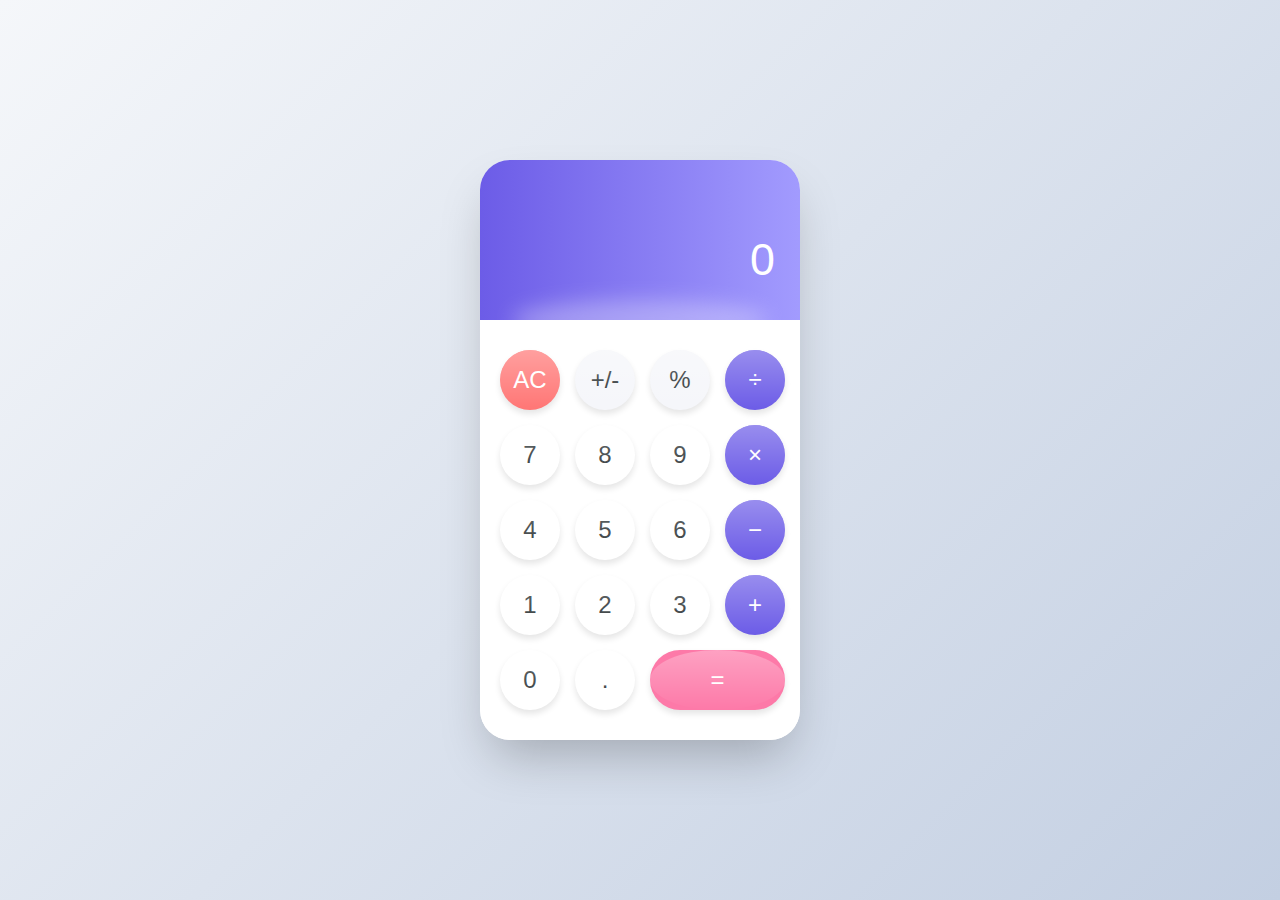
<file: Calculator/index.html>
<!DOCTYPE html>
<html lang="en">
<head>
    <meta charset="UTF-8">
    <meta name="viewport" content="width=device-width, initial-scale=1.0">
    <title>Orbit Calculator</title>
    <link rel="stylesheet" href="style.css">
</head>
<body>
    <div class="calculator">
        <div class="orbit-container">
            <div class="orbit orbit-1">
                <div class="moon moon-1"></div>
            </div>
            <div class="orbit orbit-2">
                <div class="moon moon-2"></div>
            </div>
        </div>
        
        <div class="display">
            <div class="previous-operand" id="previousOperand"></div>
            <div class="current-operand" id="currentOperand">0</div>
        </div>
        
        <div class="buttons">
            <button class="btn btn-clear" onclick="clearAll()">AC</button>
            <button class="btn" onclick="toggleSign()">+/-</button>
            <button class="btn" onclick="percentage()">%</button>
            <button class="btn btn-operator" onclick="chooseOperation('/')">÷</button>
            
            <button class="btn btn-number" onclick="appendNumber('7')">7</button>
            <button class="btn btn-number" onclick="appendNumber('8')">8</button>
            <button class="btn btn-number" onclick="appendNumber('9')">9</button>
            <button class="btn btn-operator" onclick="chooseOperation('*')">×</button>
            
            <button class="btn btn-number" onclick="appendNumber('4')">4</button>
            <button class="btn btn-number" onclick="appendNumber('5')">5</button>
            <button class="btn btn-number" onclick="appendNumber('6')">6</button>
            <button class="btn btn-operator" onclick="chooseOperation('-')">−</button>
            
            <button class="btn btn-number" onclick="appendNumber('1')">1</button>
            <button class="btn btn-number" onclick="appendNumber('2')">2</button>
            <button class="btn btn-number" onclick="appendNumber('3')">3</button>
            <button class="btn btn-operator" onclick="chooseOperation('+')">+</button>
            
            <button class="btn btn-number" onclick="appendNumber('0')">0</button>
            <button class="btn btn-number" onclick="appendDecimal()">.</button>
            <button class="btn btn-equals" onclick="compute()">=</button>
        </div>
    </div>

    <script src="script.js"></script>
    
</body>
</html>
</file>
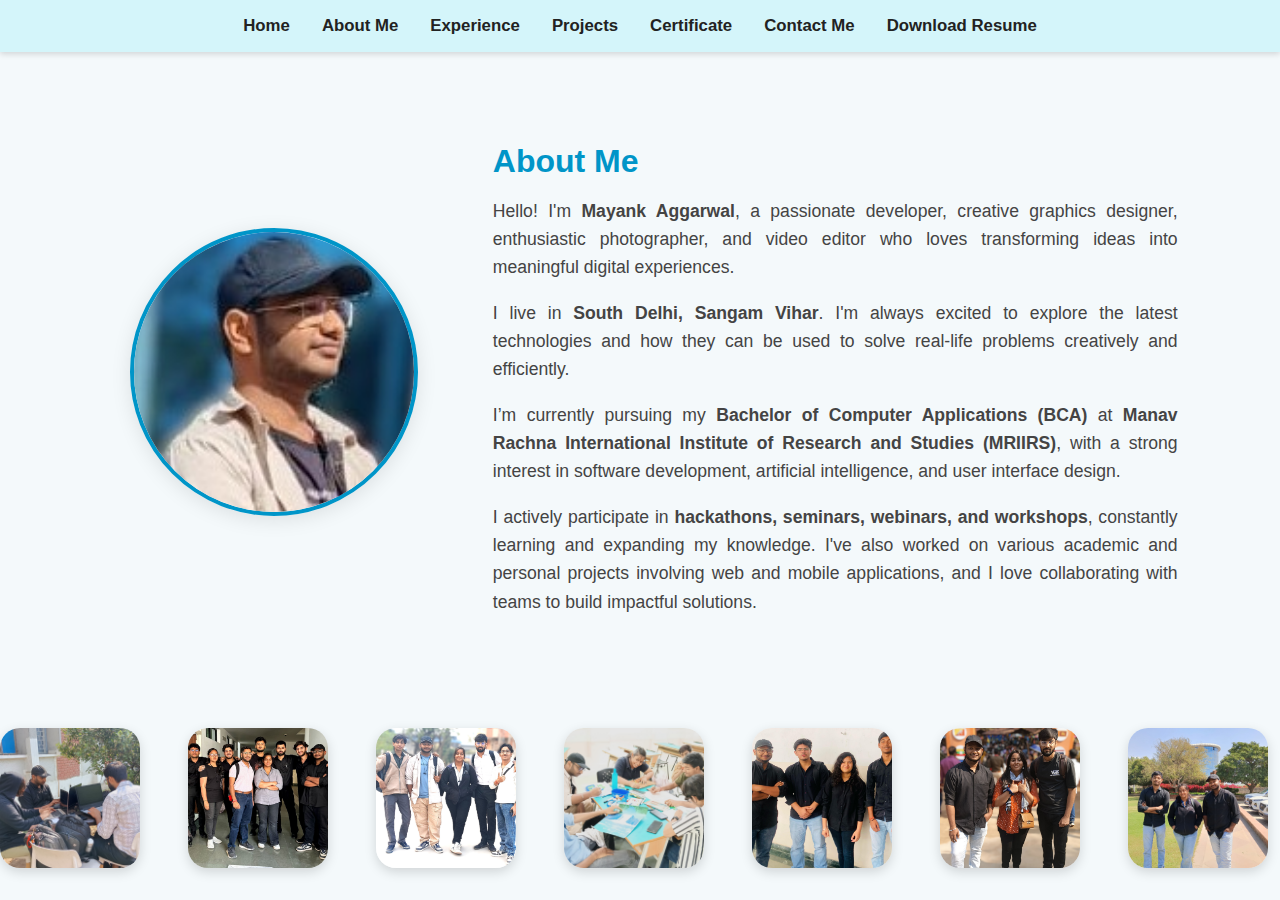
<file: Portfolio/About_me.html>
<!DOCTYPE html>
<html lang="en">
<head>
  <meta charset="UTF-8" />
  <meta name="viewport" content="width=device-width, initial-scale=1.0" />
  <title>Mayank Aggarwal - Portfolio</title>
  <link rel="stylesheet" href="styles.css" />
  <link rel="stylesheet" href="https://cdnjs.cloudflare.com/ajax/libs/font-awesome/6.5.0/css/all.min.css" />
  <style>
    
 .about-section {
  padding: 4rem 8%;
  
  display: flex;
  justify-content: center;
}

.about-container {
  display: flex;
  align-items: center;
  justify-content: center;
  gap: 3rem;
  flex-wrap: wrap;
  max-width: 1100px;
  margin: auto;
}

.about-image {
  flex: 1;
  text-align: center;
}

.about-image img {
  width: 280px;
  height: 280px;
  border-radius: 50%;
  object-fit: cover;
  border: 4px solid #0095c8;
  box-shadow: 0 4px 20px rgba(0, 0, 0, 0.1);
}

.about-content {
  flex: 2;
  min-width: 280px;
}

.about-content h2 {
  font-size: 2rem;
  color: #0095c8;
  margin-bottom: 1rem;
}

.about-content p {
  font-size: 1.1rem;
  line-height: 1.6;
  margin-bottom: 1rem;
  color: #444;
  text-align: justify;
}



.wave-slider {
  overflow: hidden;
  width: 100%;
  background: #f4f9fb;
  padding: 2rem 0;
  position: relative;
}

.wave-track {
  display: flex;
  gap: 3rem;
  width: max-content;
  animation: wave-scroll 40s linear infinite;
}

.wave-track img {
  width: 140px;
  height: 140px;
  object-fit: cover;
  border-radius: 20px;
  box-shadow: 0 4px 12px rgba(0, 0, 0, 0.15);
  animation: wave-motion 2.5s ease-in-out infinite;
}

/* Wave-like scroll animation */
@keyframes wave-scroll {
  0% {
    transform: translateX(0);
  }
  100% {
    transform: translateX(-50%);
  }
}

/* Wave motion up and down */
@keyframes wave-motion {
  0%   { transform: translateY(0); }
  25%  { transform: translateY(-15px); }
  50%  { transform: translateY(0); }
  75%  { transform: translateY(15px); }
  100% { transform: translateY(0); }
}

/* Delay for wave ripple effect */
.wave-track img:nth-child(1) { animation-delay: 0s; }
.wave-track img:nth-child(2) { animation-delay: 0.2s; }
.wave-track img:nth-child(3) { animation-delay: 0.4s; }
.wave-track img:nth-child(4) { animation-delay: 0.6s; }
.wave-track img:nth-child(5) { animation-delay: 0.8s; }
.wave-track img:nth-child(6) { animation-delay: 1s; }
.wave-track img:nth-child(7) { animation-delay: 1.2s; }

/* Repeat same delays for second batch */
.wave-track img:nth-child(8) { animation-delay: 0s; }
.wave-track img:nth-child(9) { animation-delay: 0.2s; }
.wave-track img:nth-child(10) { animation-delay: 0.4s; }
.wave-track img:nth-child(11) { animation-delay: 0.6s; }
.wave-track img:nth-child(12) { animation-delay: 0.8s; }
.wave-track img:nth-child(13) { animation-delay: 1s; }
.wave-track img:nth-child(14) { animation-delay: 1.2s; }

   
  </style>
</head>
<body>
  <header class="main-header">
    <nav class="navbar">
      <div class="nav-center">
        <a href="Home_Screen.html">Home</a>
        <a href="About_me.html">About Me</a>
        <a href="Experience.html">Experience</a>
        <a href="project.html">Projects</a>
        <a href="certificate.html">Certificate</a>
        <a href="contact.html">Contact Me</a>
        <a href="resume.pdf" download>Download Resume</a>
      </div>
    </nav>
  </header>


<section id="about" class="about-section">
  <div class="about-container">
    <div class="about-image">
      <img src="img/m.jpg" alt="Mayank Aggarwal">
    </div>
    <div class="about-content">
      <h2>About Me</h2>
      <p>Hello! I'm <strong>Mayank Aggarwal</strong>, a passionate developer, creative graphics designer, enthusiastic photographer, and video editor who loves transforming ideas into meaningful digital experiences.</p>
      <p>I live in <strong>South Delhi, Sangam Vihar</strong>. I'm always excited to explore the latest technologies and how they can be used to solve real-life problems creatively and efficiently.</p>
      <p>I’m currently pursuing my <strong>Bachelor of Computer Applications (BCA)</strong> at <strong>Manav Rachna International Institute of Research and Studies (MRIIRS)</strong>, with a strong interest in software development, artificial intelligence, and user interface design.</p>
      <p>I actively participate in <strong>hackathons, seminars, webinars, and workshops</strong>, constantly learning and expanding my knowledge. I've also worked on various academic and personal projects involving web and mobile applications, and I love collaborating with teams to build impactful solutions.</p>
    </div>
  </div>
</section>

<section class="wave-slider">
  <div class="wave-track">
    <img src="img/img1.jpg" alt="img">
    <img src="img/img2.jpg" alt="img">
    <img src="img/img3.jpg" alt="img">
    <img src="img/img4.jpg" alt="img">
    <img src="img/img5.jpg" alt="img">
    <img src="img/img6.jpg" alt="img">
    <img src="img/img7.jpg" alt="img">
    
    <!-- Repeat to make it infinite scroll -->
    <img src="img/img1.jpg" alt="img">
    <img src="img/img2.jpg" alt="img">
    <img src="img/img3.jpg" alt="img">
    <img src="img/img4.jpg" alt="img">
    <img src="img/img5.jpg" alt="img">
    <img src="img/img6.jpg" alt="img">
    <img src="img/img7.jpg" alt="img">
  </div>
</section>

  <script src="script.js"></script>
</body>
</html>
</file>
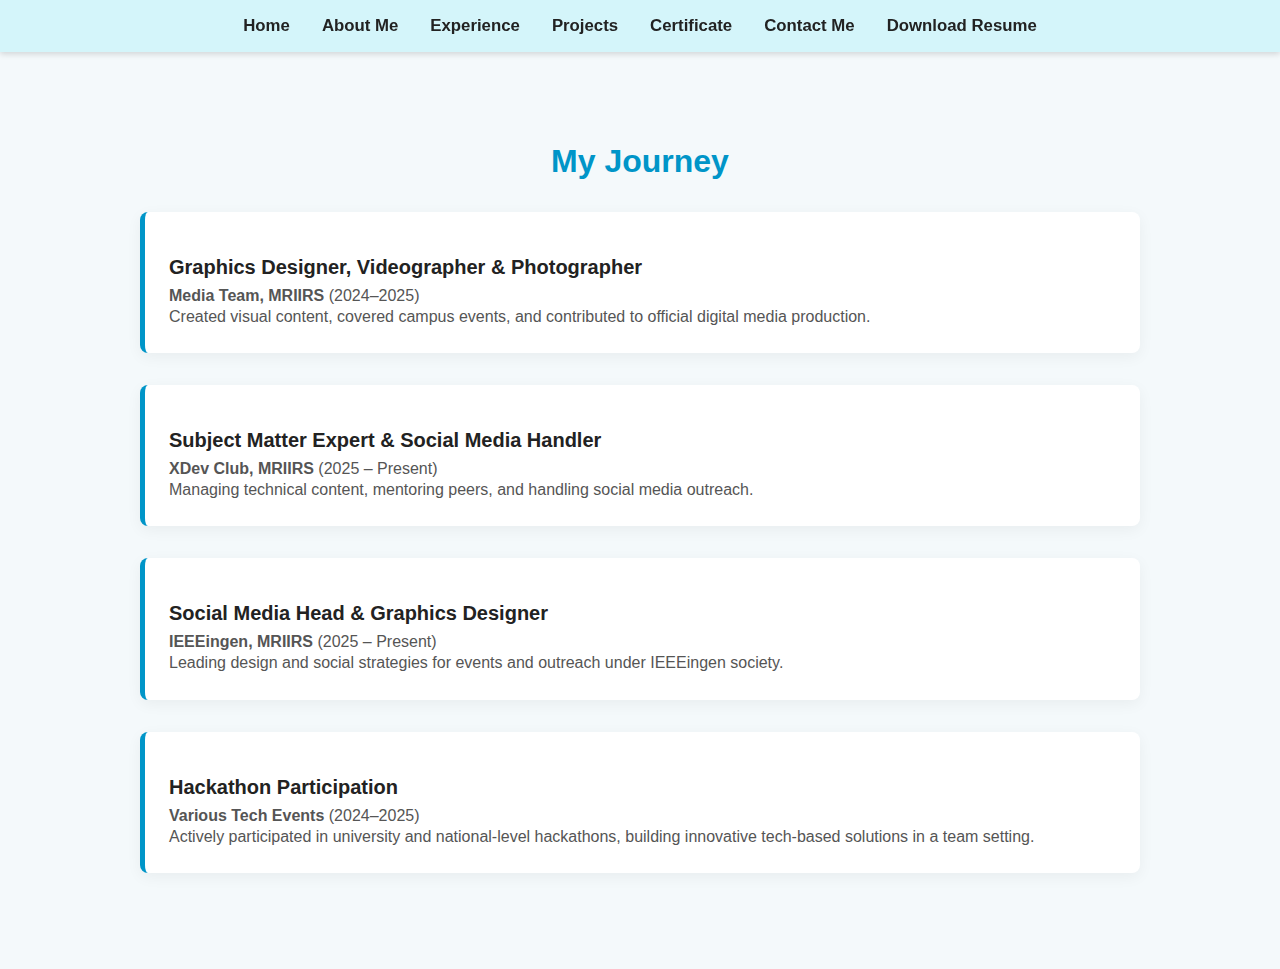
<file: Portfolio/Experience.html>
<!DOCTYPE html>
<html lang="en">
<head>
  <meta charset="UTF-8" />
  <meta name="viewport" content="width=device-width, initial-scale=1.0"/>
  <title>Mayank Aggarwal - Portfolio</title>
  <link rel="stylesheet" href="styles.css" />
  <link rel="stylesheet" href="https://cdnjs.cloudflare.com/ajax/libs/font-awesome/6.5.0/css/all.min.css" />

  <style>
   
    .experience-section {
      background-color: #f4f9fb;
      padding: 4rem 8%;
      transition: background 0.3s, color 0.3s;
    }

    .experience-container {
      max-width: 1000px;
      margin: auto;
    }

    .experience-section h2 {
      font-size: 2rem;
      color: #0095c8;
      margin-bottom: 2rem;
      text-align: center;
    }

    .experience-item {
      background-color: white;
      border-left: 5px solid #0095c8;
      padding: 1.5rem;
      margin-bottom: 2rem;
      box-shadow: 0 4px 15px rgba(0, 0, 0, 0.05);
      border-radius: 8px;
      transition: background 0.3s, color 0.3s;
    }

    .experience-item h3 {
      margin-bottom: 0.5rem;
      font-size: 1.25rem;
      color: #222;
    }

    .experience-item p {
      margin: 0.2rem 0;
      color: #555;
    }

  </style>
</head>
<body>
  <header class="main-header">
    <nav class="navbar">
      <div class="nav-center">
        <a href="Home_Screen.html">Home</a>
        <a href="About_me.html">About Me</a>
        <a href="Experience.html">Experience</a>
        <a href="Project.html">Projects</a>
        <a href="Certificates.html">Certificate</a>
        <a href="Contact_me.html">Contact Me</a>
        <a href="resume.pdf" download>Download Resume</a>
      </div>
    </nav>
  </header>

  <section id="experience" class="experience-section">
    <div class="experience-container">
      <h2>My Journey</h2>

      <div class="experience-item">
        <h3>Graphics Designer, Videographer & Photographer</h3>
        <p><strong>Media Team, MRIIRS</strong> (2024–2025)</p>
        <p>Created visual content, covered campus events, and contributed to official digital media production.</p>
      </div>

      <div class="experience-item">
        <h3>Subject Matter Expert & Social Media Handler</h3>
        <p><strong>XDev Club, MRIIRS</strong> (2025 – Present)</p>
        <p>Managing technical content, mentoring peers, and handling social media outreach.</p>
      </div>

      <div class="experience-item">
        <h3>Social Media Head & Graphics Designer</h3>
        <p><strong>IEEEingen, MRIIRS</strong> (2025 – Present)</p>
        <p>Leading design and social strategies for events and outreach under IEEEingen society.</p>
      </div>

      <div class="experience-item">
        <h3>Hackathon Participation</h3>
        <p><strong>Various Tech Events</strong> (2024–2025)</p>
        <p>Actively participated in university and national-level hackathons, building innovative tech-based solutions in a team setting.</p>
      </div>
    </div>
  </section>

  <script>
  </script>
</body>
</html>
</file>
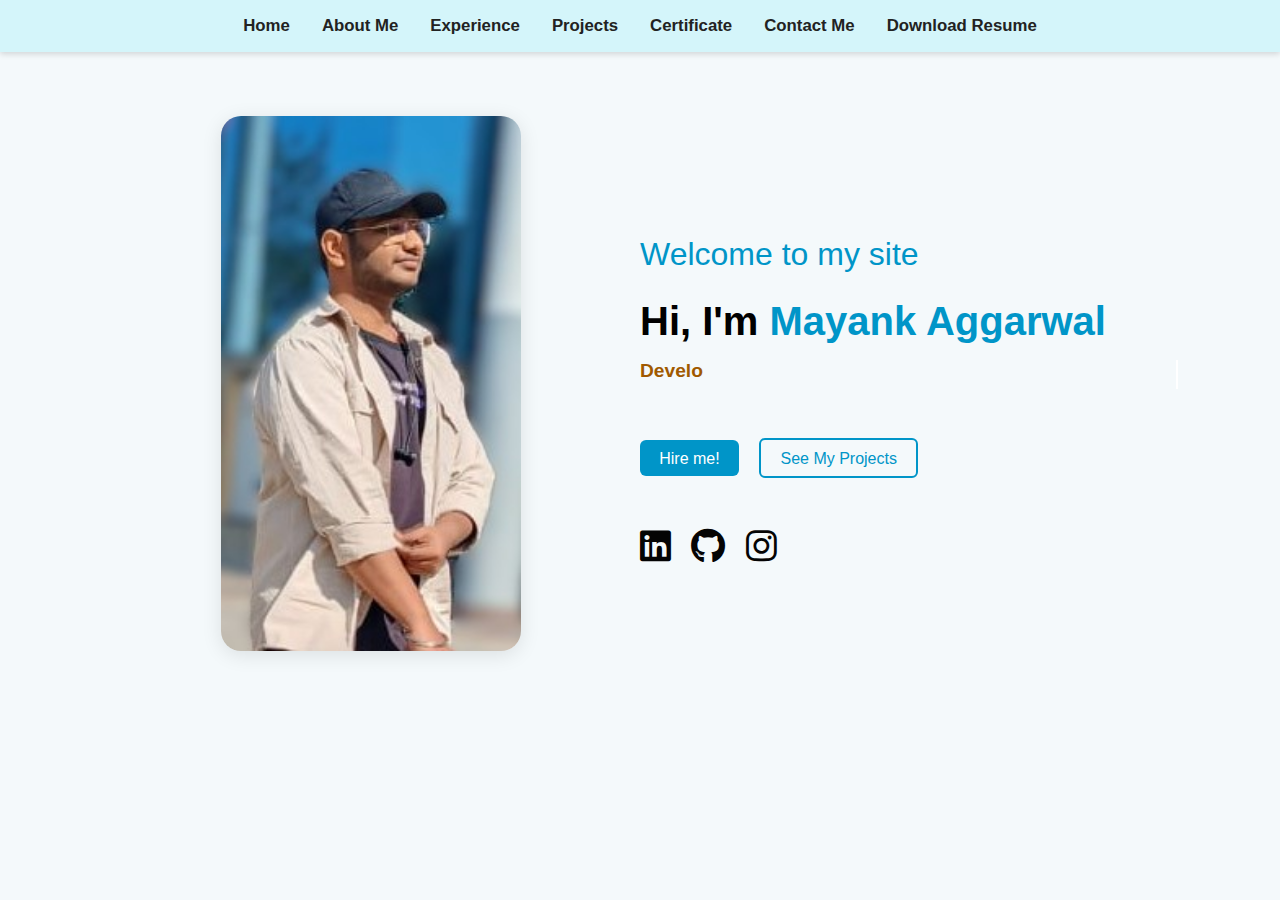
<file: Portfolio/Home_Screen.html>
<!DOCTYPE html>
<html lang="en">
<head>
  <meta charset="UTF-8" />
  <meta name="viewport" content="width=device-width, initial-scale=1.0" />
  <title>Mayank Aggarwal - Portfolio</title>
  <link rel="stylesheet" href="styles.css" />
  <link rel="stylesheet" href="https://cdnjs.cloudflare.com/ajax/libs/font-awesome/6.5.0/css/all.min.css" />
  <style>

    /* Hero Section */
.hero {
  display: flex;
  justify-content: space-between;
  align-items: center;
  padding: 4rem 8%;
  flex-wrap: wrap;
}

.hero-text {
  flex: 1;
}

.hero-text .intro {
  font-size: 2rem;
  color: #0095c8;
  margin-bottom: 1rem;
}

.hero-text h1 {
  font-size: 2.5rem;
  font-weight: 700;
  margin-bottom: 1rem;
}

.highlight {
  color: #0095c8;
}

/* Typewriter */
#typewriter {
  font-size: 1.2rem;
  font-weight: 600;
  color: #a05900;
  min-height: 1.5em;
  white-space: nowrap;
  overflow: hidden;
  border-right: 2px solid #ffffff;
  animation: blink-caret 0.75s step-end infinite;
}

@keyframes blink-caret {
  50% { border-color: transparent; }
}

/* Buttons */
.buttons {
  margin-top: 1.5rem;
}

.btn-primary,
.btn-outline {
  padding: 0.6rem 1.2rem;
  font-size: 1rem;
  border-radius: 6px;
  text-decoration: none;
  margin-right: 1rem;
  transition: 0.3s;
  cursor: pointer;
}

.btn-primary {
  background-color: #0095c8;
  color: white;
  border: none;
}

.btn-outline {
  border: 2px solid #0095c8;
  color: #0095c8;
  background: transparent;
}

.btn-primary:hover {
  background-color: #007aad;
}

.btn-outline:hover {
  background-color: #0095c8;
  color: white;
}

/* Social Icons */
.social-icons {
  margin-top: 1.5rem;
}

.social-icons a {
  font-size: 2.2rem;
  color: #040404;
  margin-right: 1rem;
  transition: color 0.3s ease;
}

.social-icons a:hover {
  color: #005d7a;
}

/* Hero Image */
.hero-img {
  flex: 1;
  text-align: center;
}

.hero-img img {
  width: 300px;
  max-width: 100%;
  border-radius: 20px;
  box-shadow: 0 4px 20px rgba(0, 0, 0, 0.1);
}
  </style>
</head>
<body>
  <header class="main-header">
    <nav class="navbar">
      <div class="nav-center">
        <a href="#">Home</a>
        <a href="About_me.html">About Me</a>
        <a href="Experience.html">Experience</a>
        <a href="Project.html">Projects</a>
        <a href="#certificate">Certificate</a>
        <a href="#contact">Contact Me</a>
        <a href="resume.pdf" download>Download Resume</a>
      </div>
    </nav>
  </header>

  <section class="hero">
     <div class="hero-img">
      <img src="img/mayank.png" alt="Mayank's photo">
    </div>

    <div class="hero-text">
      <p class="intro">Welcome to my site</p>
      <h1>Hi, I'm <span class="highlight">Mayank Aggarwal</span></h1>
      <div class="typewriter" id="typewriter"></div>
<br><br>
      <div class="buttons">
        <a href="Contact_me.html" class="btn-primary">Hire me!</a>
        <a href="Project.html" class="btn-outline">See My Projects</a>
      </div>
<br><br>
      <div class="social-icons">
        <a href="https://linkedin.com/in/mayank72"><i class="fab fa-linkedin"></i></a>
        <a href="https://github.com/MayankAggarwalooo"><i class="fab fa-github"></i></a>
        <a href="https://instagram.com/its_mayank723"><i class="fab fa-instagram"></i></a>
      </div>
    </div>

  </section>

  <script src="script.js"></script>
</body>
</html>
</file>
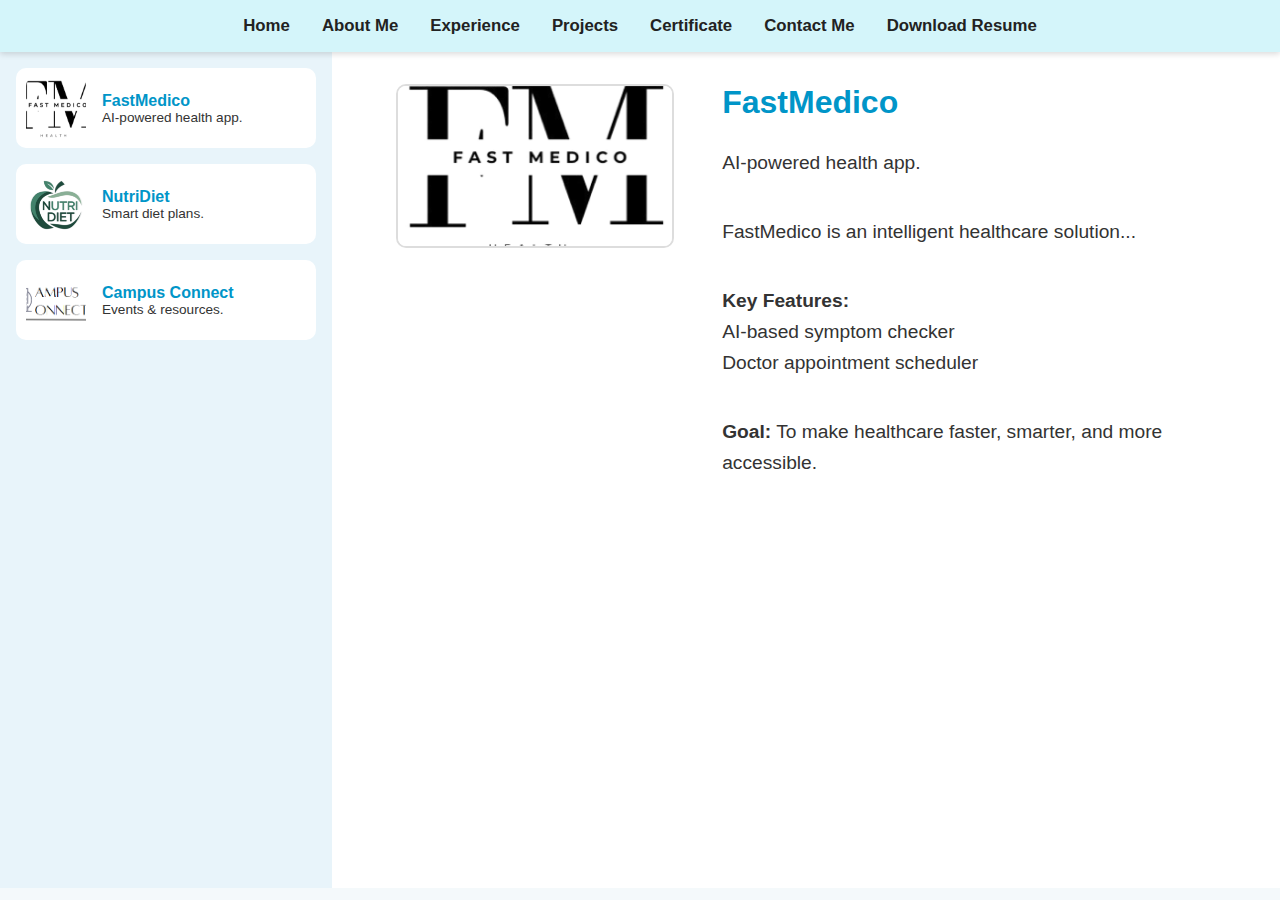
<file: Portfolio/Project.html>
<!DOCTYPE html>
<html lang="en">
<head>
  <meta charset="UTF-8" />
  <meta name="viewport" content="width=device-width, initial-scale=1.0"/>
  <title>Project Showcase</title>
  <link rel="stylesheet" href="styles.css" />
  <link rel="stylesheet" href="https://cdnjs.cloudflare.com/ajax/libs/font-awesome/6.5.0/css/all.min.css" />
  <style>
/* Layout */
.container {
  display: flex;
  height: calc(100vh - 64px);
}

.project-thumbnails {
  width: 300px;
  background: #e8f4fa;
  padding: 1rem;
  display: flex;
  flex-direction: column;
  gap: 1rem;
  overflow-y: auto;
}

.thumb {
  display: flex;
  gap: 1rem;
  align-items: center;
  background: white;
  padding: 0.5rem;
  border-radius: 10px;
  cursor: pointer;
  border: 2px solid transparent;
  transition: border 0.3s ease;
}

.thumb:hover {
  border-color: #0095c8;
}

.thumb img {
  width: 60px;
  height: 60px;
  object-fit: cover;
  border-radius: 8px;
}

.thumb-info h4 {
  margin: 0;
  font-size: 1rem;
  color: #0095c8;
}

.thumb-info p {
  margin: 0;
  font-size: 0.85rem;
  color: #333;
}

.project-info {
  flex: 1;
  padding: 2rem 4rem;
  display: flex;
  flex-direction: row;
  justify-content: flex-start;
  align-items: flex-start;
  background: white;
  gap: 3rem;
}

.project-info img {
  width: 300px;
  height: 160px;
  object-fit: cover;
  border-radius: 10px;
  border: 2px solid #ddd;
  margin-top: 0;
  cursor: pointer;
}

.project-info-text {
  display: flex;
  flex-direction: column;
  justify-content: center;
}

.project-info-text h2 {
  font-size: 2rem;
  color: #0095c8;
  margin-bottom: 0.5rem;
  margin-top: 0;
}

.project-info-text p {
  font-size: 1.2rem;
  color: #333;
  line-height: 1.6;
}

@media (max-width: 768px) {
  .project-info {
    flex-direction: column;
    align-items: center;
    text-align: center;
  }

  .project-info-text {
    align-items: center;
  }
}

/* Modal Styles */
.modal {
  display: none;
  position: fixed;
  z-index: 999;
  left: 0;
  top: 0;
  width: 100%;
  height: 100%;
  overflow: auto;
  background-color: rgba(0,0,0,0.9);
}

.modal-content {
  display: block;
  margin: 5% auto;
  max-width: 90%;
  max-height: 80vh;
  border-radius: 12px;
  box-shadow: 0 0 20px rgba(255,255,255,0.2);
}

.close {
  position: absolute;
  top: 20px;
  right: 40px;
  color: white;
  font-size: 40px;
  font-weight: bold;
  cursor: pointer;
}

.close:hover {
  color: #f44336;
}
  </style>
</head>
<body>
  <!-- Top Navbar -->
  <header class="main-header">
    <nav class="navbar">
      <div class="nav-center">
        <a href="Home_Screen.html">Home</a>
        <a href="About_me.html">About Me</a>
        <a href="Experience.html">Experience</a>
        <a href="Project.html">Projects</a>
        <a href="Certificates.html">Certificate</a>
        <a href="Contact_me.html ">Contact Me</a>
        <a href="resume.pdf" download>Download Resume</a>
      </div>
    </nav>
  </header>

  <div class="container">
    <!-- Left Side: Project Thumbnails -->
    <aside class="project-thumbnails">
      <div class="thumb" data-img="img/fast.png" 
      data-title="FastMedico" data-desc="AI-powered health app." 
      data-full="FastMedico is an intelligent healthcare solution that leverages AI and real-time doctor consultation to provide users with personalized health recommendations." 
      data-features="AI-based symptom checker<br>Doctor appointment scheduler<br>Health dashboard<br>Medicine reminders<br>Medical record storage<br>Android app in Kotlin" 
      data-goal="To make healthcare faster, smarter, and more accessible.">
        <img src="img/Fastmedico.png" alt="FastMedico">
        <div class="thumb-info">
          <h4>FastMedico</h4>
          <p>AI-powered health app.</p>
        </div>
      </div>
      <div class="thumb" data-img="img/nutri.png" data-title="NutriDiet" data-desc="Smart diet plans with doctor support." data-full="NutriDiet is a smart nutrition planning platform combining AI and doctor guidance for personalized diet plans." data-features="AI-based diet suggestions<br>Doctor consultation<br>Diet tracking tools<br>Nutrition dashboard<br>Health goal planning<br>Mobile-friendly interface" data-goal="To help users adopt healthy eating habits tailored to their health.">
        <img src="img/nutridiet.png" alt="NutriDiet">
        <div class="thumb-info">
          <h4>NutriDiet</h4>
          <p>Smart diet plans.</p>
        </div>
      </div>
      <div class="thumb" data-img="img/campusconnect.png" data-title="Campus Connect" data-desc="Club portal for events & study resources." data-full="Campus Connect is a centralized platform for students to explore club events, study resources, and updates." data-features="Event calendar<br>Notes and study links<br>Member communication<br>Admin tools for clubs<br>Responsive UI<br>Built with HTML/CSS/JS" data-goal="To connect students and clubs in a single digital space.">
        <img src="img/campusconnect.png" alt="Campus Connect">
        <div class="thumb-info">
          <h4>Campus Connect</h4>
          <p>Events & resources.</p>
        </div>
      </div>
    </aside>
    <section class="project-info">
      <img id="info-img" src="img/Fastmedico.png" alt="Project Image" />
      <div class="project-info-text">
        <h2 id="info-title">FastMedico</h2>
        <p id="info-desc">AI-powered health app.</p>
        <p id="info-full">FastMedico is an intelligent healthcare solution...</p>
        <p><strong>Key Features:</strong><br><span id="info-features">AI-based symptom checker<br>Doctor appointment scheduler</span></p>
        <p><strong>Goal:</strong> <span id="info-goal">To make healthcare faster, smarter, and more accessible.</span></p>
      </div>
    </section>
  </div>

  <div id="imageModal" class="modal">
    <span class="close">&times;</span>
    <img class="modal-content" id="modalImg">
  </div>

  <script src="script.js"></script>
</body>
</html>
</file>
<file: Calculator/style.css>
:root {
            --primary: #6c5ce7;
            --secondary: #a29bfe;
            --accent: #fd79a8;
            --text: #2d3436;
            --light: #f5f6fa;
            --orbit-color: rgba(108, 92, 231, 0.4);
        }

        * {
            margin: 0;
            padding: 0;
            box-sizing: border-box;
            font-family: 'Segoe UI', Tahoma, Geneva, Verdana, sans-serif;
            user-select: none;
        }

        body {
            background: linear-gradient(135deg, #f5f7fa 0%, #c3cfe2 100%);
            display: flex;
            justify-content: center;
            align-items: center;
            min-height: 100vh;
            padding: 20px;
        }

        .calculator {
            width: 320px;
            background: white;
            border-radius: 30px;
            box-shadow: 0 25px 50px -12px rgba(0, 0, 0, 0.25);
            overflow: hidden;
            position: relative;
            z-index: 1;
        }

        .display {
            padding: 40px 25px 25px;
            text-align: right;
            position: relative;
            background: linear-gradient(to right, var(--primary), var(--secondary));
            color: white;
            min-height: 160px;
            z-index: 2;
        }

        .display::after {
            content: '';
            position: absolute;
            bottom: -20px;
            left: 50%;
            transform: translateX(-50%);
            width: 80%;
            height: 40px;
            background: white;
            border-radius: 50%;
            filter: blur(10px);
            opacity: 0.3;
            z-index: -1;
        }

        .previous-operand {
            font-size: 1.2rem;
            opacity: 0.8;
            height: 1.5rem;
            overflow: hidden;
        }

        .current-operand {
            font-size: 2.8rem;
            font-weight: 300;
            margin-top: 10px;
            transition: all 0.2s;
        }

        .buttons {
            padding: 30px 20px;
            display: grid;
            grid-template-columns: repeat(4, 1fr);
            gap: 15px;
            position: relative;
            z-index: 2;
            background: white;
            border-bottom-left-radius: 30px;
            border-bottom-right-radius: 30px;
        }

        .btn {
            width: 60px;
            height: 60px;
            border-radius: 50%;
            border: none;
            font-size: 1.5rem;
            cursor: pointer;
            display: flex;
            justify-content: center;
            align-items: center;
            transition: all 0.3s;
            position: relative;
            overflow: hidden;
            color: var(--text);
            background: var(--light);
            box-shadow: 0 4px 6px rgba(0, 0, 0, 0.1);
        }

        .btn::before {
            content: '';
            position: absolute;
            top: 0;
            left: 0;
            width: 100%;
            height: 100%;
            background: linear-gradient(to bottom, rgba(255,255,255,0.3), transparent);
            border-radius: 50%;
        }

        .btn:hover {
            transform: translateY(-3px);
            box-shadow: 0 6px 12px rgba(0, 0, 0, 0.15);
        }

        .btn:active {
            transform: translateY(1px);
        }

        .btn-operator {
            background: var(--primary);
            color: white;
        }

        .btn-equals {
            background: var(--accent);
            color: white;
            grid-column: span 2;
            width: auto;
            border-radius: 30px;
        }

        .btn-clear {
            background: #ff7675;
            color: white;
        }

        .btn-number {
            background: white;
        }

        .ripple {
            position: absolute;
            background: rgba(255, 255, 255, 0.7);
            border-radius: 50%;
            transform: scale(0);
            animation: ripple 0.6s linear;
            pointer-events: none;
        }

        @keyframes ripple {
            to {
                transform: scale(4);
                opacity: 0;
            }
        }

        @keyframes orbit {
            from { transform: rotate(0deg) translateX(200px) rotate(0deg); }
            to { transform: rotate(360deg) translateX(200px) rotate(-360deg); }
        }

        @keyframes rotate {
            from { transform: rotate(0deg); }
            to { transform: rotate(360deg); }
        }
</file>
<file: Portfolio/styles.css>
body {
  background-color: #f4f9fb;
  margin: 0;
  padding: 0;
  font-family: 'Segoe UI', Tahoma, Geneva, Verdana, sans-serif;
}

/* Dark mode override */
body.dark-mode {
  background-color: #121212;
}



/* Header and Nav Bar */
.main-header {
  width: 100%;
  padding: 1rem 0;
  background-color: #d4f5fa;
  box-shadow: 0 2px 6px rgba(0, 0, 0, 0.15);
  position: sticky;
  top: 0;
  z-index: 1000;
}

.navbar {
  display: flex;
  justify-content: space-between;
  align-items: center;
  padding: 0 2rem;
  flex-wrap: wrap;
  max-width: 1200px;
  margin: auto;
}

.nav-center {
  display: flex;
  justify-content: center;
  gap: 2rem;
  flex-wrap: wrap;
  flex: 1;
}

.nav-center a {
  text-decoration: none;
  color: #222;
  font-weight: 600;
  font-size: 1.05rem;
  position: relative;
  transition: color 0.3s ease;
}

.nav-center a::after {
  content: '';
  position: absolute;
  left: 0;
  bottom: -4px;
  width: 0%;
  height: 2px;
  background-color: #0095c8;
  transition: width 0.3s ease;
}

.nav-center a:hover {
  color: #0095c8;
}

.nav-center a:hover::after {
  width: 100%;
}

.nav-right {
  display: flex;
  align-items: center;
  gap: 1rem;
}

.nav-right button {
  background: none;
  border: none;
  font-size: 1.1rem;
  color: #333;
  cursor: pointer;
  transition: color 0.3s ease;
}

.nav-right button:hover {
  color: #0095c8;
}

/* Dark Mode */
.dark-mode {
  background-color: #1e1e1e;
  color: #f5f5f5;
}

.dark-mode .main-header {
  background-color: #1e1e1e;
}

.dark-mode .nav-center a,
.dark-mode .nav-right button,
.dark-mode .social-icons a {
  color: #f5f5f5;
}

.dark-mode .nav-center a:hover::after {
  background-color: #f5f5f5;
}

.dark-mode .btn-outline {
  color: #f5f5f5;
  border-color: #f5f5f5;
}

.dark-mode .btn-outline:hover {
  background-color: #f5f5f5;
  color: #121212;
}

.dark-mode .btn-primary {
  background-color: #007aad;
}

/* Responsive */
@media (max-width: 768px) {
  .navbar {
    flex-direction: column;
    align-items: flex-start;
    gap: 1rem;
  }

  .nav-center {
    flex-direction: column;
    align-items: flex-start;
    width: 100%;
    padding-top: 0.5rem;
  }

  .nav-right {
    align-self: flex-end;
  }
}
</file>
